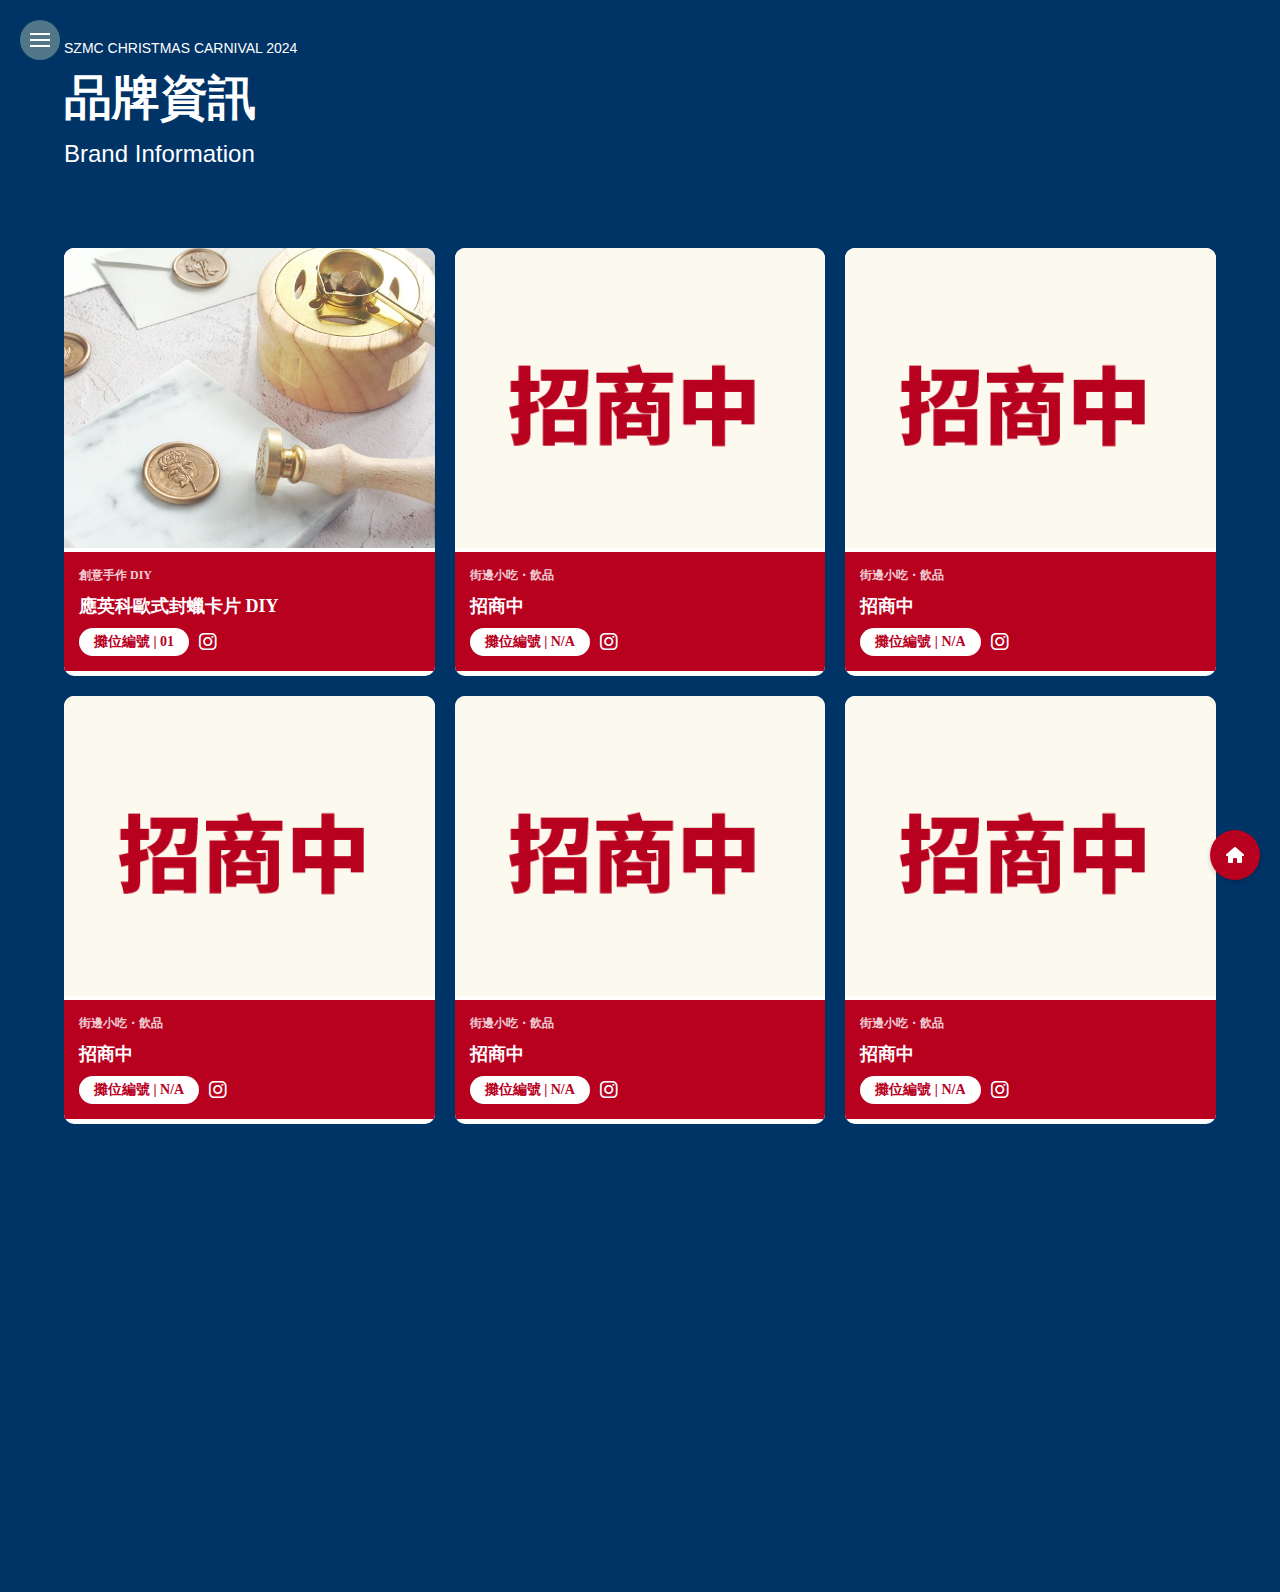
<file: brand.html>
<!DOCTYPE html>
<html lang="en">

<head>
    <meta charset="UTF-8">
    <meta name="viewport" content="width=device-width, initial-scale=1.0">
    <meta property="og:title" content="品牌資訊 | 2024 樹人聖誕嘉年華">
    <meta property="og:description" content="2024 樹人應英科學會聯手學生會，共同舉行聖誕嘉年華，一定要參加 !">
    <meta property="og:image" content="https://raw.githubusercontent.com/lezhaia/xmas/main/images/logo.png">
    <meta property="og:url" content="https://lezhaia.github.io/xmas/brand.html/">
    <meta property="og:type" content="website">
    <title>品牌資訊 | 2024 樹人聖誕嘉年華</title>
    <link rel="icon" href="https://media.discordapp.net/attachments/884621491063373835/1302627512198893630/2e7662d886018a48.png?ex=673402a8&is=6732b128&hm=9c03492a835a3a5f9aa4857049ff61f0e6098f6b726d75a9a0bf1c4241d8b687&=&format=webp&quality=lossless&width=700&height=700" type="image/png">
    <script src="https://cdnjs.cloudflare.com/ajax/libs/jquery/3.6.0/jquery.min.js"></script>
    <link rel="stylesheet" href="https://cdnjs.cloudflare.com/ajax/libs/font-awesome/6.5.1/css/all.min.css">
    <link rel="stylesheet" href="css/brand-style.css">
    <script src="js/brand-script.js"></script>
</head>

<body>
    <header class="header">
        <div class="header-title">SZMC CHRISTMAS CARNIVAL 2024</div>
        <h1>品牌資訊</h1>
        <div class="header-subtitle">Brand Information</div>
    </header>

    <div class="menu-btn">
        <span></span>
    </div>

    <nav class="menu">
        <div class="menu-grid">
            <div class="menu-section">
                <h2>聖誕嘉年華</h2>
                <ul>
                    <li><a href="index.html" class="scroll-link">首頁 Home</a></li>
                    <li><a href="show.html">表演團體 Show</a></li>
                </ul>
            </div>
            <div class="menu-section">
                <h2>主辦單位 ORGANIZATION</h2>
                <ul>
                    <li><a href="https://www.instagram.com/szmc_e/">應用英語科學會 AESA</a></li>
                    <li><a href="https://www.instagram.com/szmc_sa">樹人醫專學生會 SZSA</a></li>
                </ul>
            </div>
        </div>
    </nav>

    <div class="grid-container">
        <!-- Item 1 -->
        <div class="grid-item">
            <img src="images/01.jpg" alt="應英科">
            <div class="item-info">
                <div class="item-category">創意手作 DIY</div>
                <div class="item-title">應英科歐式封蠟卡片 DIY</div>
                <div class="item-actions">
                    <a href="#" class="more-btn">攤位編號 | 01</a>
                    <a href="#" class="social-icon"><i class="fab fa-instagram"></i></a>
                </div>
            </div>
        </div>

        <!-- Item 2 -->
        <div class="grid-item">
            <img src="images/a.png" alt="酷咖啡">
            <div class="item-info">
                <div class="item-category">街邊小吃・飲品</div>
                <div class="item-title">招商中</div>
                <div class="item-actions">
                    <a href="#" class="more-btn">攤位編號 | N/A</a>
                    <a href="#" class="social-icon"><i class="fab fa-instagram"></i></a>
                </div>
            </div>
        </div>

        <!-- Item 3 -->
        <div class="grid-item">
            <img src="images/a.png" alt="甜甜圈">
            <div class="item-info">
                <div class="item-category">街邊小吃・飲品</div>
                <div class="item-title">招商中</div>
                <div class="item-actions">
                    <a href="#" class="more-btn">攤位編號 | N/A</a>
                    <a href="#" class="social-icon"><i class="fab fa-instagram"></i></a>
                </div>
            </div>
        </div>

        <div class="grid-item">
            <img src="images/a.png" alt="甜甜圈">
            <div class="item-info">
                <div class="item-category">街邊小吃・飲品</div>
                <div class="item-title">招商中</div>
                <div class="item-actions">
                    <a href="#" class="more-btn">攤位編號 | N/A</a>
                    <a href="#" class="social-icon"><i class="fab fa-instagram"></i></a>
                </div>
            </div>
        </div>

        <div class="grid-item">
            <img src="images/a.png" alt="甜甜圈">
            <div class="item-info">
                <div class="item-category">街邊小吃・飲品</div>
                <div class="item-title">招商中</div>
                <div class="item-actions">
                    <a href="#" class="more-btn">攤位編號 | N/A</a>
                    <a href="#" class="social-icon"><i class="fab fa-instagram"></i></a>
                </div>
            </div>
        </div>

        <div class="grid-item">
            <img src="images/a.png" alt="甜甜圈">
            <div class="item-info">
                <!-- <div class="item-number">編號 005</div> -->
                <div class="item-category">街邊小吃・飲品</div>
                <div class="item-title">招商中</div>
                <div class="item-actions">
                    <a href="#" class="more-btn">攤位編號 | N/A</a>
                    <a href="#" class="social-icon"><i class="fab fa-instagram"></i></a>
                </div>
            </div>
        </div>

        <!-- Item 3 -->
        <div class="grid-item">
            <img src="images/a.png" alt="甜甜圈">
            <div class="item-info">
                <!-- <div class="item-number">編號 005</div> -->
                <div class="item-category">街邊小吃・飲品</div>
                <div class="item-title">招商中</div>
                <div class="item-actions">
                    <a href="#" class="more-btn">More</a>
                    <a href="#" class="social-icon"><i class="fab fa-instagram"></i></a>
                </div>
            </div>
        </div>
    </div>

    <a href="index.html" class="home-btn">
        <i class="fas fa-home"></i>
    </a>

    <script>
       
    </script>
</body>

</html>
</file>
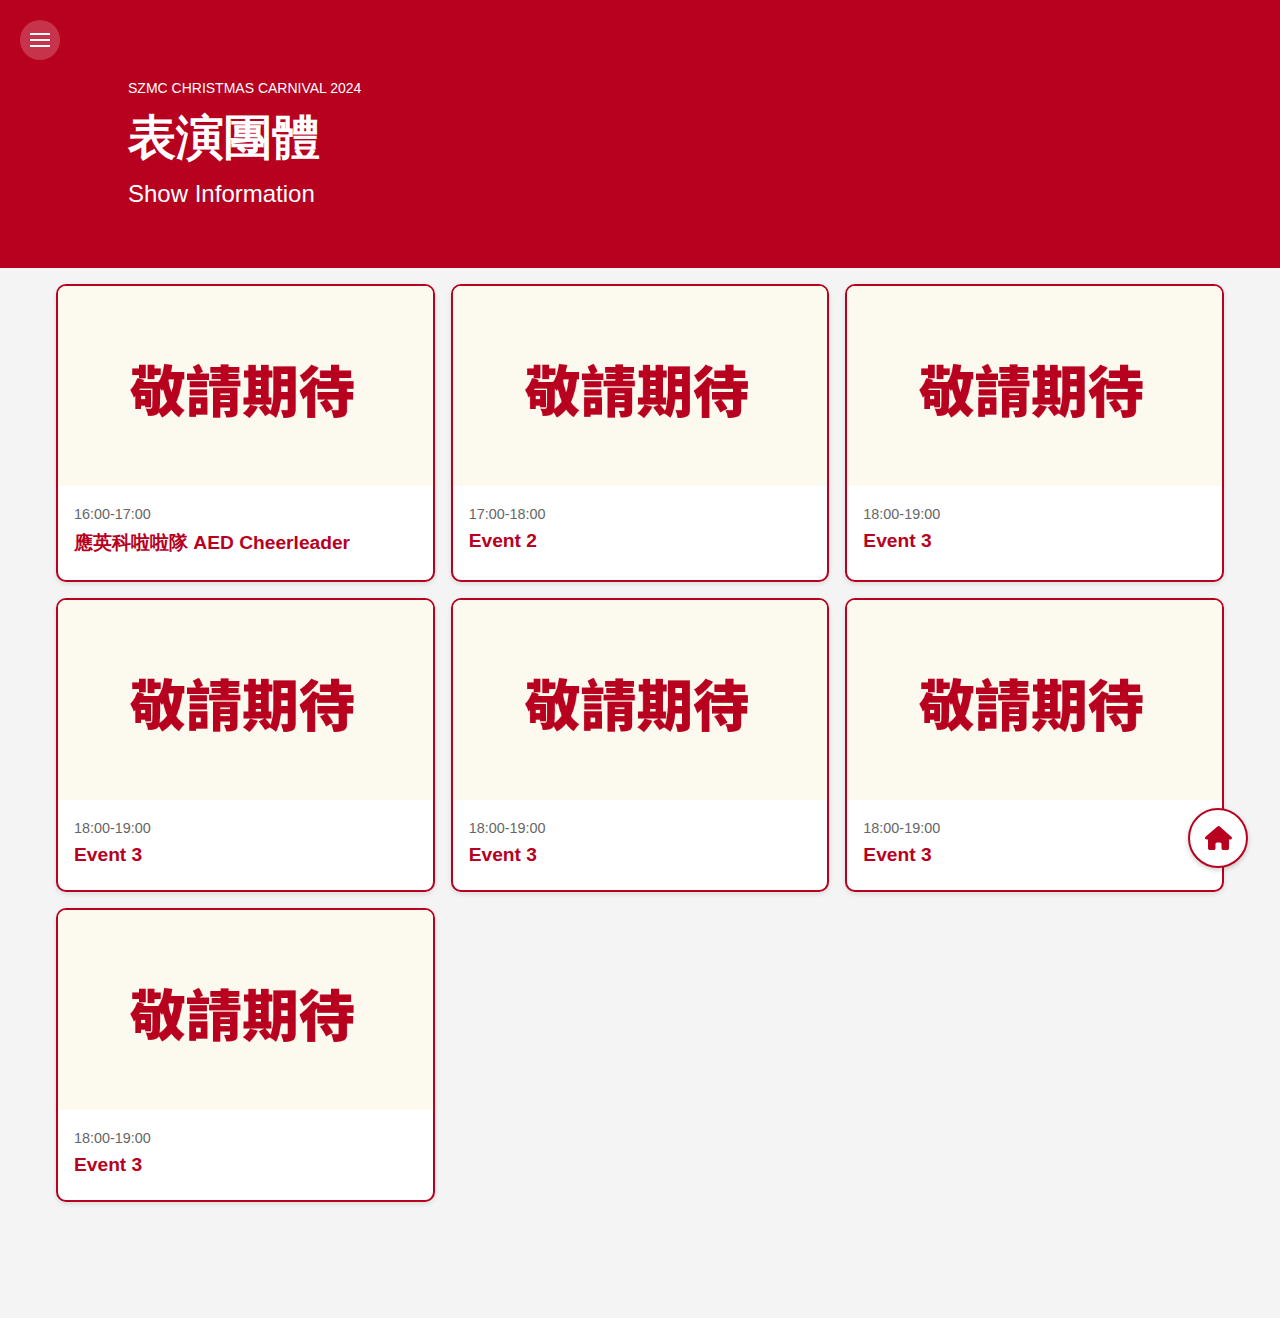
<file: show.html>
<!DOCTYPE html>
<html lang="en">

<head>
    <meta charset="UTF-8">
    <meta name="viewport" content="width=device-width, initial-scale=1.0">
    <meta property="og:title" content="表演團體 | 2024 樹人聖誕嘉年華">
    <meta property="og:description" content="2024 樹人應英科學會聯手學生會，共同舉行聖誕嘉年華，一定要參加 !">
    <meta property="og:image" content="https://raw.githubusercontent.com/lezhaia/xmas/main/images/logo.png">
    <meta property="og:url" content="https://lezhaia.github.io/xmas/show.html/">
    <meta property="og:type" content="website">
    <title>表演團體 | 2024 樹人聖誕嘉年華</title>
    <link rel="icon" href="https://media.discordapp.net/attachments/884621491063373835/1302627512198893630/2e7662d886018a48.png?ex=673402a8&is=6732b128&hm=9c03492a835a3a5f9aa4857049ff61f0e6098f6b726d75a9a0bf1c4241d8b687&=&format=webp&quality=lossless&width=700&height=700" type="image/png">
    <script src="https://cdnjs.cloudflare.com/ajax/libs/jquery/3.6.0/jquery.min.js"></script>
    <!-- Add FontAwesome -->
    <link rel="stylesheet" href="https://cdnjs.cloudflare.com/ajax/libs/font-awesome/6.5.1/css/all.min.css">
    <link rel="stylesheet" href="css/show-style.css">
    <script src="js/show-script.js"></script>
</head>

<body>
    <header class="header">
        <!-- <img src="images/logo.png" class="logo" alt="alternatetext"> -->
        <div class="header-title">SZMC CHRISTMAS CARNIVAL 2024</div>
        <h1>表演團體</h1>
        <div class="header-subtitle">Show Information</div>
    </header>

    <div class="menu-btn">
        <span></span>
    </div>

    <nav class="menu">
        <div class="menu-grid">
            <div class="menu-section">
                <h2>聖誕嘉年華 CHRISTMAS CARNIVAL</h2>
                <ul>
                    <li><a href="index.html" class="scroll-link">首頁 Home</a></li>
                    <li><a href="brand.html">品牌資訊 Brand</a></li>
                </ul>
            </div>
            <div class="menu-section">
                <h2>主辦單位 ORGANIZATION</h2>
                <ul>
                    <li><a href="https://www.instagram.com/szmc_e/">應用英語科學會 AESA</a></li>
                    <li><a href="https://www.instagram.com/szmc_sa">樹人醫專學生會 SZSA</a></li>
                </ul>
            </div>
        </div>
    </nav>

    <main class="events-grid">
        <!-- Event cards will be dynamically populated -->
    </main>

    <a href="index.html" class="home-btn">
        <i class="fas fa-home"></i>
    </a>
</body>

</html>
</file>
<file: css/brand-style.css>
* {
    margin: 0;
    padding: 0;
    box-sizing: border-box;
    font-family: Arial, sans-serif;
}

body {
    background: #003366;
    color: white;
}

.header {
    padding: 40px 5% 20px;
}

.header-title {
    font-size: 14px;
    margin-bottom: 10px;
}

.header h1 {
    font-size: 48px;
    margin-bottom: 10px;
}

.header-subtitle {
    font-size: 24px;
}

.grid-container {
    display: grid;
    grid-template-columns: repeat(3, 1fr);
    gap: 20px;
    padding: 20px 5%;
    margin-top: 40px;
}

.grid-item {
    position: relative;
    overflow: hidden;
    border-radius: 10px;
    background: white;
    height: 428px;
}

.grid-item img {
    width: 100%;
    height: 300px;
    object-fit: cover;
}

.item-info {
    background: #B8001F;
    color: white;
    padding: 15px;
}

.item-number {
    font-size: 14px;
    margin-bottom: 5px;
}

.item-category {
    font-family: 'Microsoft JhengHei';
    font-weight: bolder;
    font-size: 12px;
    opacity: 0.8;
}

.item-title {
    font-family: 'Microsoft JhengHei';
    font-weight: bolder;
    font-size: 18px;
    margin: 10px 0;
}

.item-actions {
    display: flex;
    gap: 10px;
    align-items: center;
}

.more-btn {
    padding: 5px 15px;
    background: white;
    color: #B8001F;
    border: none;
    border-radius: 15px;
    cursor: pointer;
    font-size: 14px;
    font-family: 'Microsoft JhengHei';
    font-weight: bolder;
    text-decoration: none;
}

.social-icon {
    color: white;
    text-decoration: none;
    font-size: 20px;
}

.home-btn {
    position: fixed;
    bottom: 20px;
    right: 20px;
    width: 50px;
    height: 50px;
    background: #B8001F;
    border-radius: 50%;
    display: flex;
    align-items: center;
    justify-content: center;
    color: white;
    text-decoration: none;
    box-shadow: 0 2px 5px rgba(0, 0, 0, 0.2);
    z-index: 1000;
}

.menu-btn {
    position: fixed;
    top: 20px;
    left: 20px;
    z-index: 100;
    cursor: pointer;
    width: 40px;
    height: 40px;
    background: #507687;
    border-radius: 50%;
    display: flex;
    align-items: center;
    justify-content: center;
    transition: 0.3s;
}

.menu-btn:hover {
    background: rgba(255, 255, 255, 0.3);
}

.menu-btn span {
    width: 20px;
    height: 2px;
    background: white;
    position: relative;
    transition: 0.3s;
}

.menu-btn span:before,
.menu-btn span:after {
    content: '';
    position: absolute;
    width: 20px;
    height: 2px;
    background: white;
    transition: 0.3s;
}

.menu-btn span:before {
    top: -6px;
}

.menu-btn span:after {
    top: 6px;
}

.menu-btn.active {
    background: #B8001F;
}

.menu-btn.active span {
    background: transparent;
}

.menu-btn.active span:before {
    transform: rotate(45deg);
    top: 0;
}

.menu-btn.active span:after {
    transform: rotate(-45deg);
    top: 0;
}

.menu {
    position: fixed;
    top: 0;
    left: -100%;
    width: 100%;
    height: 100vh;
    background: #507687;
    padding: 100px 50px;
    transition: 0.5s;
    z-index: 99;
    overflow-y: auto;
    color: white;
    display: flex;
    justify-content: center;
    align-items: center;
}

.menu.active {
    left: 0;
}

.menu-grid {
    display: grid;
    grid-template-columns: repeat(1, 1fr);
    gap: 30px;
    max-width: 1200px;
    margin: 0 auto;
    padding: 20px;
    text-align: center;
}

.menu-section h2 {
    color: white;
    margin-bottom: 20px;
    font-size: 2em;
    position: relative;
    cursor: pointer;
    transition: 0.3s;
    text-align: center;
}

.menu-section ul {
    list-style: none;
    text-align: center;
}

.menu-section li {
    margin-bottom: 15px;
}

.menu-section li a {
    color: white;
    text-decoration: none;
    display: block;
    transition: 0.3s;
    opacity: 0.8;
    font-size: 1.2em;
}

.menu-section li a:hover {
    opacity: 1;
    transform: none;
    color: rgba(255, 255, 255, 0.7);
}

@media (max-width: 1024px) {
    .grid-container {
        grid-template-columns: repeat(2, 1fr);
    }

    .header h1 {
        font-size: 36px;
    }

    .header-subtitle {
        font-size: 20px;
    }
}

@media (max-width: 768px) {

    .menu {
        padding: 80px 20px;
    }

    .menu-grid {
        grid-template-columns: 1fr;
    }

    .menu-section h2 {
        font-size: 1.5em;
    }

    .grid-container {
        grid-template-columns: 1fr;
        padding: 20px 20px;
    }

    .header {
        padding: 20px 20px;
    }

    .header h1 {
        font-size: 32px;
    }

    .header-subtitle {
        font-size: 18px;
    }

    .grid-item img {
        height: 250px;
    }
}
</file>
<file: css/show-style.css>
* {
    margin: 0;
    padding: 0;
    box-sizing: border-box;
    font-family: Arial, sans-serif;
}

body {
    background-color: #f4f4f4;
    padding-bottom: 100px;
}

.header {
    background-color: #B8001F;
    color: white;
    padding: 80px 10% 60px;
    position: relative;
}

.header-title {
    font-size: 14px;
    margin-bottom: 10px;
}

.header h1 {
    font-size: 48px;
    margin-bottom: 10px;
}

.header-subtitle {
    font-size: 24px;
}

.logo {
    width: 120px;
    height: auto;
}

.title {
    font-size: 2rem;
    margin-bottom: 0.5rem;
}

.subtitle {
    font-size: 1.2rem;
    margin-bottom: 2rem;
}

.date-selector {
    display: flex;
    gap: 1rem;
    margin-bottom: 2rem;
}

.date-btn {
    padding: 0.5rem 1rem;
    border: 2px solid white;
    border-radius: 5px;
    background: transparent;
    color: white;
    cursor: pointer;
    transition: all 0.3s;
}

.date-btn.active {
    background: white;
    color: #B8001F;
}

.events-grid {
    display: grid;
    grid-template-columns: repeat(auto-fit, minmax(300px, 1fr));
    gap: 1rem;
    padding: 1rem;
    max-width: 1200px;
    margin: 0 auto;
}

.event-card {
    background: white;
    border-radius: 10px;
    overflow: hidden;
    box-shadow: 0 2px 5px rgba(0, 0, 0, 0.1);
    border: 2px solid #B8001F;
}

.event-image {
    width: 100%;
    height: 200px;
    object-fit: cover;
}

.event-info {
    padding: 1rem;
}

.event-time {
    color: #666;
    font-size: 0.9rem;
    margin-bottom: 0.5rem;
}

.event-title {
    font-size: 1.2rem;
    margin-bottom: 0.5rem;
    color: #B8001F;
}

.home-btn {
    position: fixed;
    bottom: 2rem;
    right: 2rem;
    /* Changed from left: 50% */
    transform: none;
    /* Removed translateX(-50%) since we're not centering */
    background: white;
    width: 60px;
    height: 60px;
    border-radius: 50%;
    text-decoration: none;
    box-shadow: 0 2px 5px rgba(0, 0, 0, 0.2);
    z-index: 1000;
    display: flex;
    justify-content: center;
    align-items: center;
    font-size: 1.5rem;
    border: 2px solid #B8001F;
    transition: all 0.3s ease;
}

.home-btn i {
    color: #B8001F;
    transition: all 0.3s ease;
}

.home-btn:hover {
    transform: translateX(-50%) scale(1.1);
    background: #B8001F;
}

.home-btn:hover i {
    color: white;
}

.menu-btn {
    position: fixed;
    top: 20px;
    left: 20px;
    z-index: 100;
    cursor: pointer;
    width: 40px;
    height: 40px;
    background: rgba(255, 255, 255, 0.2);
    border-radius: 50%;
    display: flex;
    align-items: center;
    justify-content: center;
    transition: 0.3s;
}

.menu-btn:hover {
    background: rgba(255, 255, 255, 0.3);
}

.menu-btn span {
    width: 20px;
    height: 2px;
    background: white;
    position: relative;
    transition: 0.3s;
}

.menu-btn span:before,
.menu-btn span:after {
    content: '';
    position: absolute;
    width: 20px;
    height: 2px;
    background: white;
    transition: 0.3s;
}

.menu-btn span:before {
    top: -6px;
}

.menu-btn span:after {
    top: 6px;
}

.menu-btn.active {
    background: #B8001F;
}

.menu-btn.active span {
    background: transparent;
}

.menu-btn.active span:before {
    transform: rotate(45deg);
    top: 0;
}

.menu-btn.active span:after {
    transform: rotate(-45deg);
    top: 0;
}

.menu {
    position: fixed;
    top: 0;
    left: -100%;
    width: 100%;
    height: 100vh;
    background: #507687;
    padding: 100px 50px;
    transition: 0.5s;
    z-index: 99;
    overflow-y: auto;
    color: white;
    display: flex;
    justify-content: center;
    align-items: center;
}

.menu.active {
    left: 0;
}

.menu-grid {
    display: grid;
    grid-template-columns: repeat(1, 1fr);
    gap: 30px;
    max-width: 1200px;
    margin: 0 auto;
    padding: 20px;
    text-align: center;
}

.menu-section h2 {
    color: white;
    margin-bottom: 20px;
    font-size: 2em;
    position: relative;
    cursor: pointer;
    transition: 0.3s;
    text-align: center;
}

.menu-section ul {
    list-style: none;
    text-align: center;
}

.menu-section li {
    margin-bottom: 15px;
}

.menu-section li a {
    color: white;
    text-decoration: none;
    display: block;
    transition: 0.3s;
    opacity: 0.8;
    font-size: 1.2em;
}

.menu-section li a:hover {
    opacity: 1;
    transform: none;
    color: rgba(255, 255, 255, 0.7);
}

@media (max-width: 768px) {
    .menu {
        padding: 80px 20px;
    }

    .menu-grid {
        grid-template-columns: 1fr;
    }

    .menu-section h2 {
        font-size: 1.5em;
    }

    .header {
        padding: 1rem;
    }

    .title {
        font-size: 1.5rem;
    }

    .events-grid {
        grid-template-columns: 1fr;
    }

    .home-btn {
        width: 50px;
        height: 50px;
        font-size: 1.2rem;
    }
}

@media (max-width: 480px) {
    .date-selector {
        flex-wrap: wrap;
    }

    .date-btn {
        width: 100%;
        text-align: center;
    }
}
</file>
